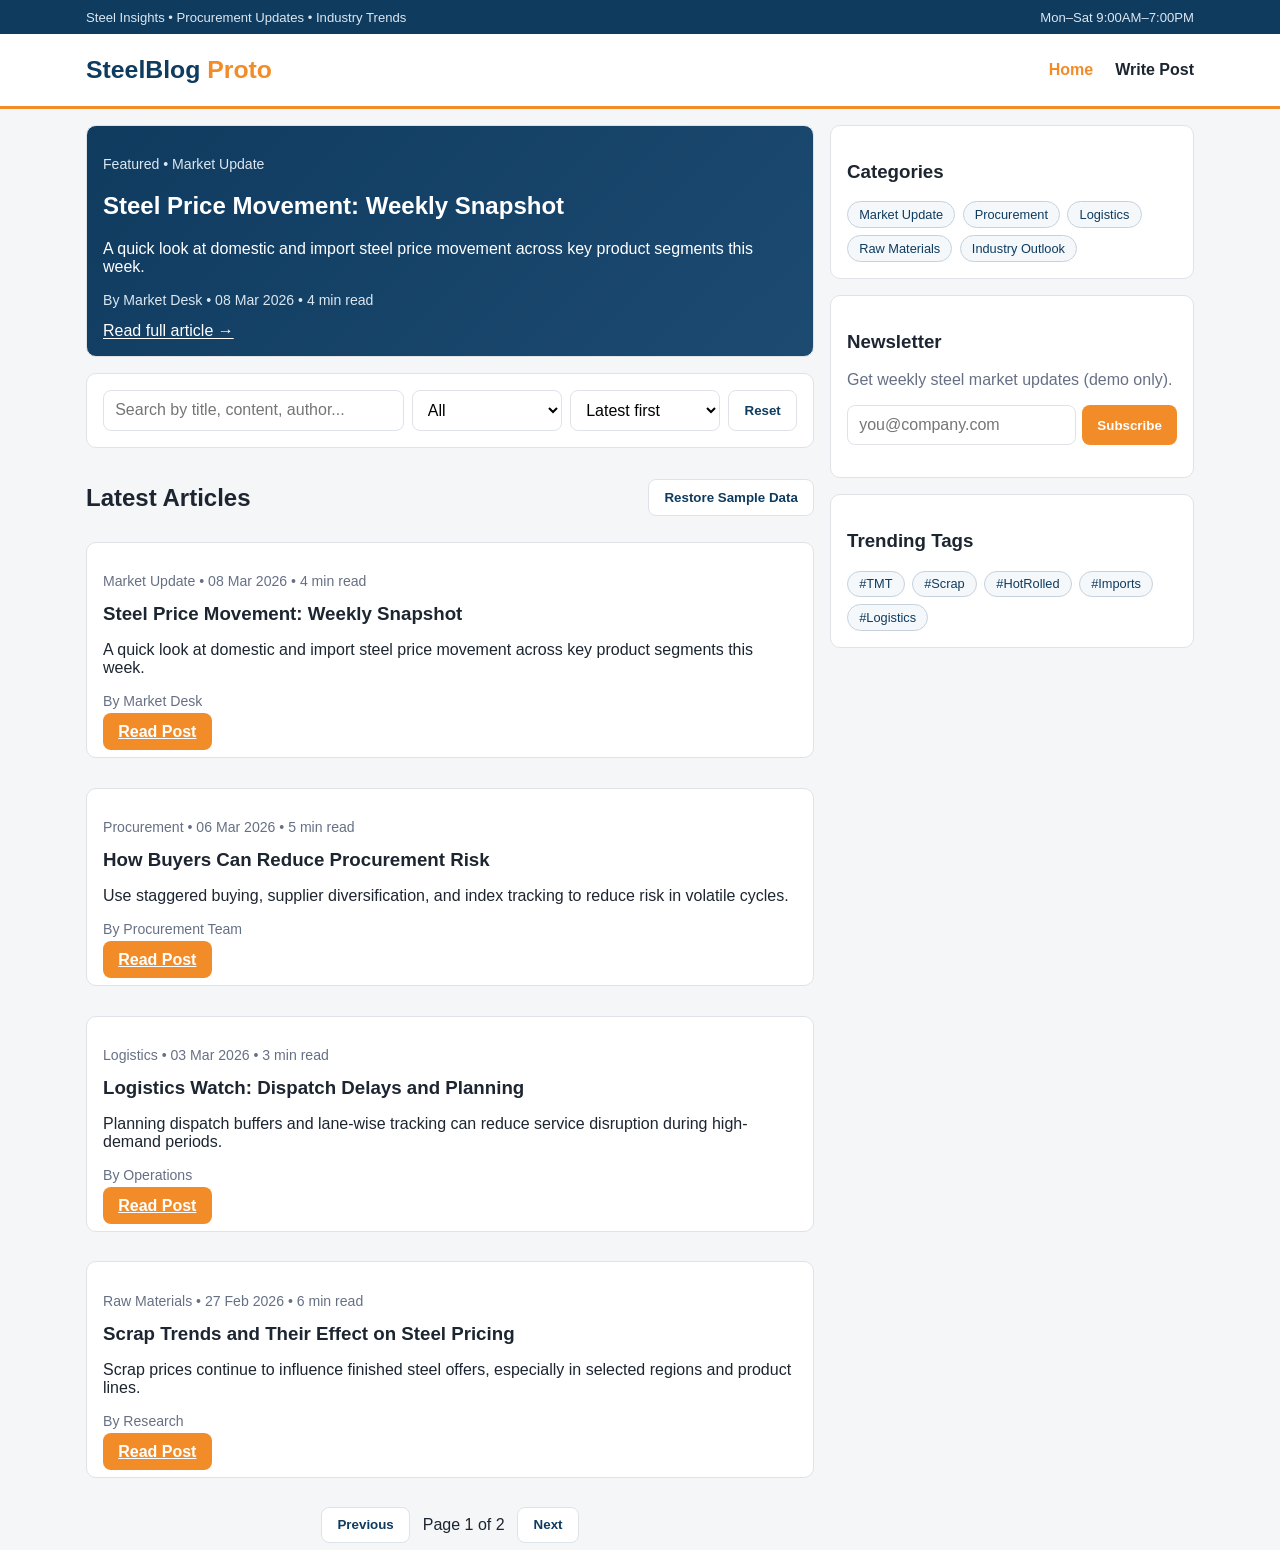
<file: index.html>
<!doctype html>
<html lang="en">
  <head>
    <meta charset="UTF-8" />
    <meta name="viewport" content="width=device-width, initial-scale=1.0" />
    <title>SteelBlog Proto | Home</title>
    <link rel="stylesheet" href="styles.css" />
  </head>
  <body data-page="home">
    <header class="top-strip">
      <div class="container top-strip-inner">
        <span>Steel Insights • Procurement Updates • Industry Trends</span>
        <span>Mon–Sat 9:00AM–7:00PM</span>
      </div>
    </header>

    <header class="site-header">
      <div class="container nav-wrap">
        <a class="brand" href="index.html">SteelBlog <span>Proto</span></a>
        <nav>
          <a href="index.html" aria-current="page">Home</a>
          <a href="admin.html">Write Post</a>
        </nav>
      </div>
    </header>

    <main class="container home-grid">
      <section>
        <section id="featured-post" class="featured card"></section>

        <section class="toolbar card">
          <div class="toolbar-row">
            <input id="search-input" type="search" placeholder="Search by title, content, author..." />
            <select id="category-filter"></select>
            <select id="sort-filter">
              <option value="latest">Latest first</option>
              <option value="oldest">Oldest first</option>
              <option value="title">Title A-Z</option>
            </select>
            <button id="clear-filters" class="btn subtle-btn" type="button">Reset</button>
          </div>
        </section>

        <section class="posts-section">
          <div class="section-title-wrap">
            <h2>Latest Articles</h2>
            <button id="seed-btn" class="btn subtle-btn" type="button">Restore Sample Data</button>
          </div>
          <div id="post-list" class="post-list" aria-live="polite"></div>
          <div class="pager">
            <button class="btn subtle-btn" id="prev-page" type="button">Previous</button>
            <span id="page-status"></span>
            <button class="btn subtle-btn" id="next-page" type="button">Next</button>
          </div>
        </section>
      </section>

      <aside class="sidebar">
        <section class="card">
          <h3>Categories</h3>
          <div id="category-chips" class="chip-wrap"></div>
        </section>

        <section class="card">
          <h3>Newsletter</h3>
          <p class="muted">Get weekly steel market updates (demo only).</p>
          <form id="newsletter-form" class="inline-form">
            <input id="newsletter-email" type="email" placeholder="you@company.com" required />
            <button class="btn" type="submit">Subscribe</button>
          </form>
          <p id="newsletter-message" class="form-message" aria-live="polite"></p>
        </section>

        <section class="card">
          <h3>Trending Tags</h3>
          <div class="chip-wrap">
            <span class="chip">#TMT</span>
            <span class="chip">#Scrap</span>
            <span class="chip">#HotRolled</span>
            <span class="chip">#Imports</span>
            <span class="chip">#Logistics</span>
          </div>
        </section>
      </aside>
    </main>

    <script src="script.js"></script>
  </body>
</html>
</file>
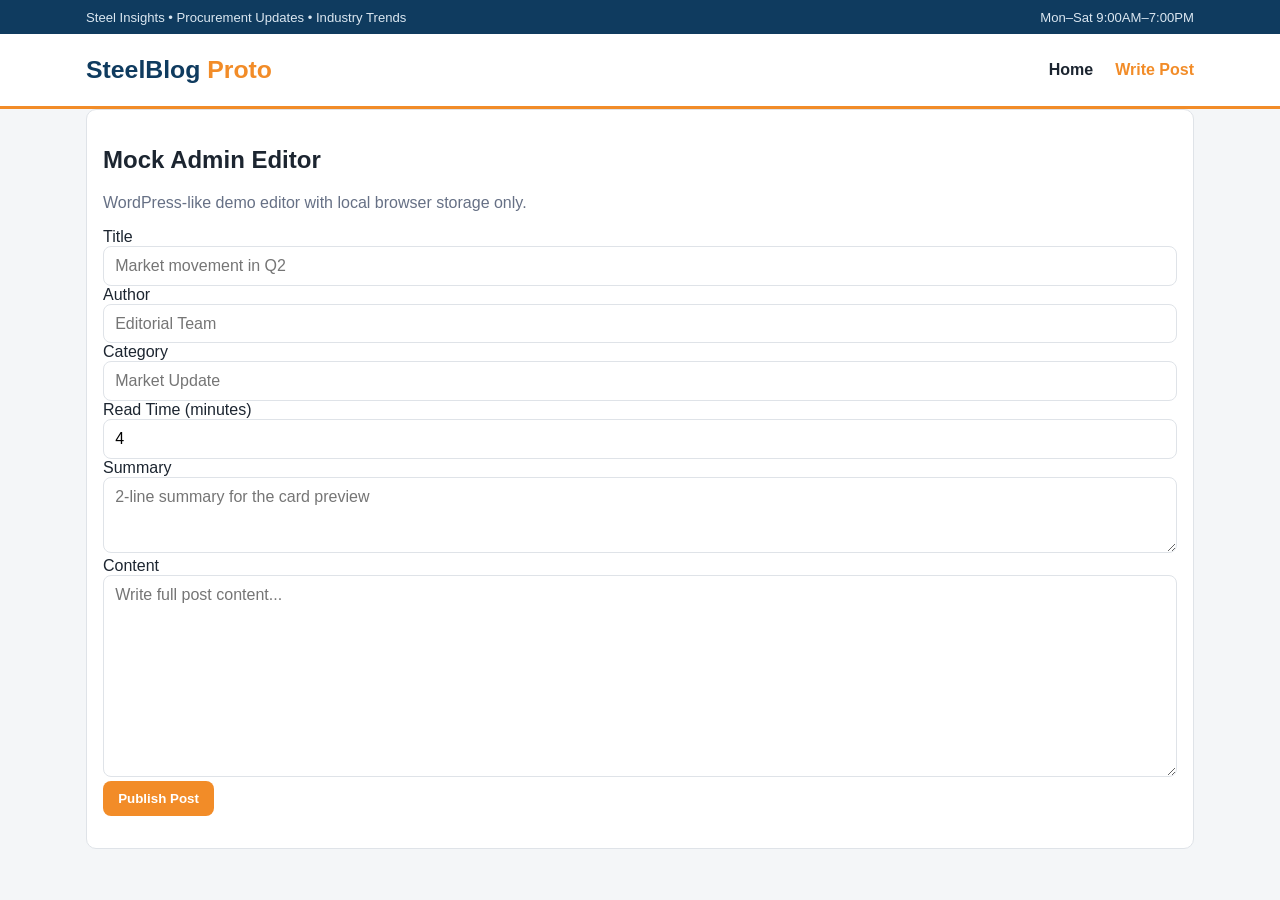
<file: admin.html>
<!doctype html>
<html lang="en">
  <head>
    <meta charset="UTF-8" />
    <meta name="viewport" content="width=device-width, initial-scale=1.0" />
    <title>SteelBlog Proto | Admin</title>
    <link rel="stylesheet" href="styles.css" />
  </head>
  <body data-page="admin">
    <header class="top-strip">
      <div class="container top-strip-inner">
        <span>Steel Insights • Procurement Updates • Industry Trends</span>
        <span>Mon–Sat 9:00AM–7:00PM</span>
      </div>
    </header>

    <header class="site-header">
      <div class="container nav-wrap">
        <a class="brand" href="index.html">SteelBlog <span>Proto</span></a>
        <nav>
          <a href="index.html">Home</a>
          <a href="admin.html" aria-current="page">Write Post</a>
        </nav>
      </div>
    </header>

    <main class="container">
      <section class="card">
        <h1>Mock Admin Editor</h1>
        <p class="muted">WordPress-like demo editor with local browser storage only.</p>

        <form id="post-form" class="post-form" novalidate>
          <label>Title <input required name="title" maxlength="100" type="text" placeholder="Market movement in Q2" /></label>
          <label>Author <input required name="author" maxlength="50" type="text" placeholder="Editorial Team" /></label>
          <label>Category <input required name="category" maxlength="30" type="text" placeholder="Market Update" /></label>
          <label>Read Time (minutes) <input required name="readTime" min="1" max="30" type="number" value="4" /></label>
          <label>Summary <textarea required name="summary" minlength="40" rows="3" placeholder="2-line summary for the card preview"></textarea></label>
          <label>Content <textarea required name="content" minlength="80" rows="10" placeholder="Write full post content..."></textarea></label>
          <button class="btn" type="submit">Publish Post</button>
        </form>

        <p id="form-message" class="form-message" aria-live="polite"></p>
      </section>
    </main>

    <script src="script.js"></script>
  </body>
</html>
</file>
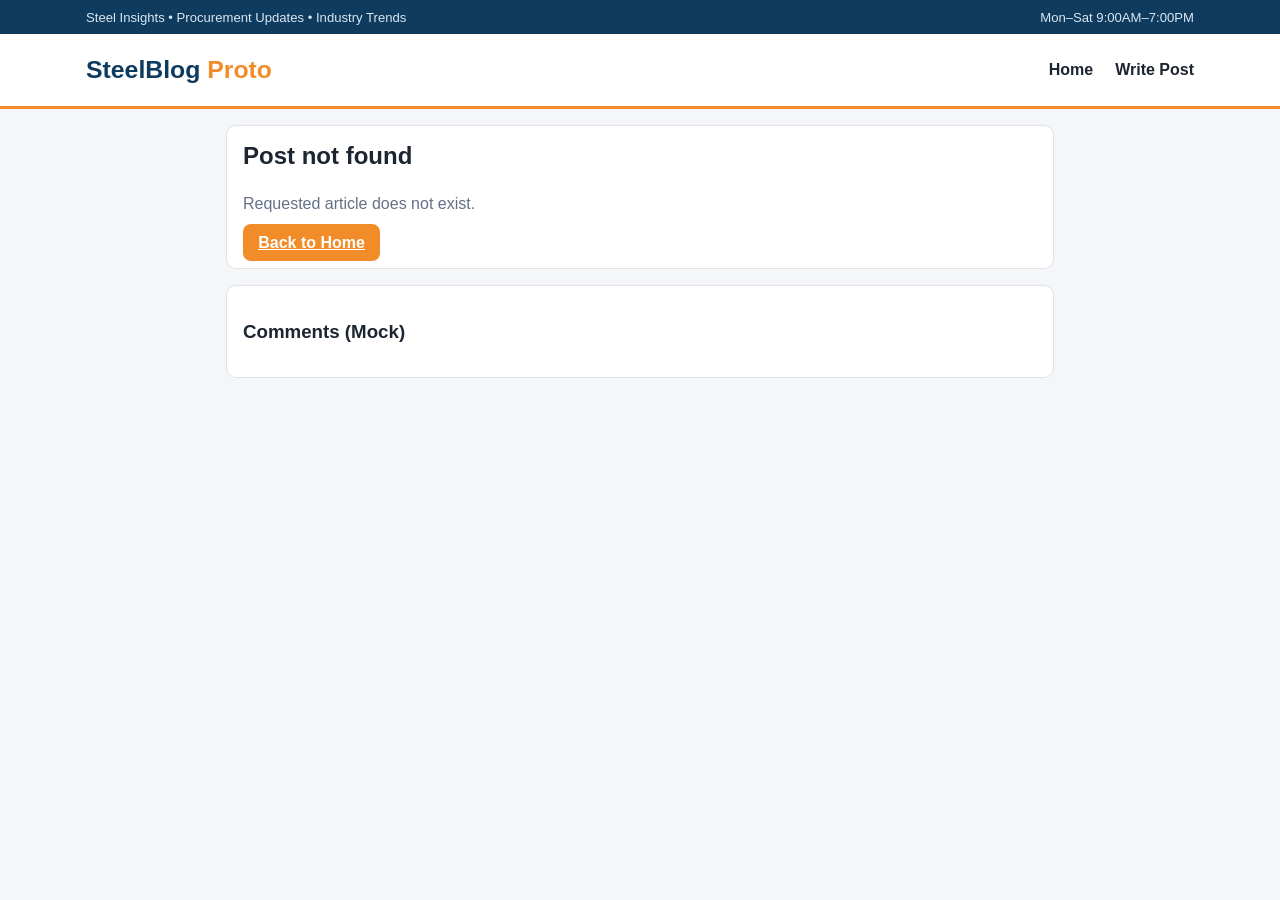
<file: post.html>
<!doctype html>
<html lang="en">
  <head>
    <meta charset="UTF-8" />
    <meta name="viewport" content="width=device-width, initial-scale=1.0" />
    <title>SteelBlog Proto | Post</title>
    <link rel="stylesheet" href="styles.css" />
  </head>
  <body data-page="post">
    <header class="top-strip">
      <div class="container top-strip-inner">
        <span>Steel Insights • Procurement Updates • Industry Trends</span>
        <span>Mon–Sat 9:00AM–7:00PM</span>
      </div>
    </header>

    <header class="site-header">
      <div class="container nav-wrap">
        <a class="brand" href="index.html">SteelBlog <span>Proto</span></a>
        <nav>
          <a href="index.html">Home</a>
          <a href="admin.html">Write Post</a>
        </nav>
      </div>
    </header>

    <main class="container post-layout">
      <article id="post-detail" class="card post-detail" aria-live="polite"></article>

      <section class="card">
        <h3>Comments (Mock)</h3>
        <form id="comment-form" class="post-form">
          <label>Name <input name="name" required type="text" placeholder="Your name" /></label>
          <label>Comment <textarea name="comment" required rows="4" placeholder="Share your view..."></textarea></label>
          <button type="submit" class="btn">Add Comment</button>
        </form>
        <div id="comment-list" class="comment-list"></div>
      </section>
    </main>

    <script src="script.js"></script>
  </body>
</html>
</file>
<file: styles.css>
:root {
  --bg: #f4f6f8;
  --card: #ffffff;
  --text: #1c2530;
  --muted: #667085;
  --border: #dfe3e8;
  --brand-blue: #0f3b5f;
  --brand-orange: #f28c28;
  --brand-orange-dark: #de7410;
}
* { box-sizing: border-box; }
body { margin: 0; font-family: Arial, Helvetica, sans-serif; background: var(--bg); color: var(--text); }
.container { max-width: 1140px; margin: 0 auto; padding: 0 1rem; }
.top-strip { background: var(--brand-blue); color: #dbe7f1; font-size: 0.82rem; }
.top-strip-inner { min-height: 34px; display: flex; justify-content: space-between; align-items: center; gap: 1rem; }
.site-header { background: #fff; border-bottom: 3px solid var(--brand-orange); }
.nav-wrap { min-height: 72px; display: flex; align-items: center; justify-content: space-between; }
.brand { font-size: 1.55rem; text-decoration: none; font-weight: 800; color: var(--brand-blue); }
.brand span { color: var(--brand-orange); }
nav a { text-decoration: none; color: var(--text); margin-left: 1.1rem; font-weight: 600; }
nav a[aria-current="page"], nav a:hover { color: var(--brand-orange); }
.home-grid { display: grid; grid-template-columns: 2fr 1fr; gap: 1rem; margin-top: 1rem; }
.post-layout { max-width: 860px; margin-top: 1rem; }
@media (max-width: 920px) { .home-grid { grid-template-columns: 1fr; } }
.card { background: var(--card); border: 1px solid var(--border); border-radius: 10px; padding: 1rem; margin-bottom: 1rem; }
.featured {
  background: linear-gradient(135deg, #0f3b5f 0%, #1d4a71 100%);
  color: #fff;
}
.featured .meta, .featured .muted { color: #dbe7f1; }
.featured a { color: #fff; text-underline-offset: 2px; }
.toolbar-row { display: grid; grid-template-columns: 2fr 1fr 1fr auto; gap: 0.5rem; }
@media (max-width: 740px) { .toolbar-row { grid-template-columns: 1fr; } }
input, textarea, select {
  width: 100%; font: inherit; padding: 0.62rem 0.7rem;
  border: 1px solid var(--border); border-radius: 8px; background: #fff;
}
.btn {
  border: none; border-radius: 8px; padding: 0.62rem 0.95rem;
  background: var(--brand-orange); color: #fff; font-weight: 700; cursor: pointer;
}
.btn:hover { background: var(--brand-orange-dark); }
.subtle-btn { background: #fff; color: var(--brand-blue); border: 1px solid var(--border); }
.subtle-btn:hover { background: #f2f6fb; }
.section-title-wrap { display: flex; align-items: center; justify-content: space-between; gap: 1rem; }
.post-list { display: grid; gap: 0.85rem; margin-top: 0.65rem; }
.post-card h3 { margin: 0 0 0.45rem; }
.meta { color: var(--muted); font-size: 0.88rem; }
.chip-wrap { display: flex; flex-wrap: wrap; gap: 0.45rem; }
.chip {
  border: 1px solid #c7d1db; color: var(--brand-blue);
  background: #f4f8fb; border-radius: 999px; padding: 0.3rem 0.7rem; font-size: 0.8rem;
}
.pager { display: flex; align-items: center; gap: 0.8rem; justify-content: center; margin: 0.8rem 0 0.4rem; }
.form-message { margin-top: 0.8rem; font-weight: 600; }
.form-message.error { color: #b42318; }
.form-message.success { color: #027a48; }
.muted { color: var(--muted); }
.post-detail h1 { margin-top: 0; }
.post-detail p { line-height: 1.75; }
.comment-list { margin-top: 1rem; display: grid; gap: 0.55rem; }
.comment-item { border: 1px solid var(--border); border-radius: 8px; padding: 0.6rem 0.75rem; }
.inline-form { display: grid; grid-template-columns: 1fr auto; gap: 0.4rem; }
.empty-state { text-align: center; padding: 1.2rem; }
</file>
